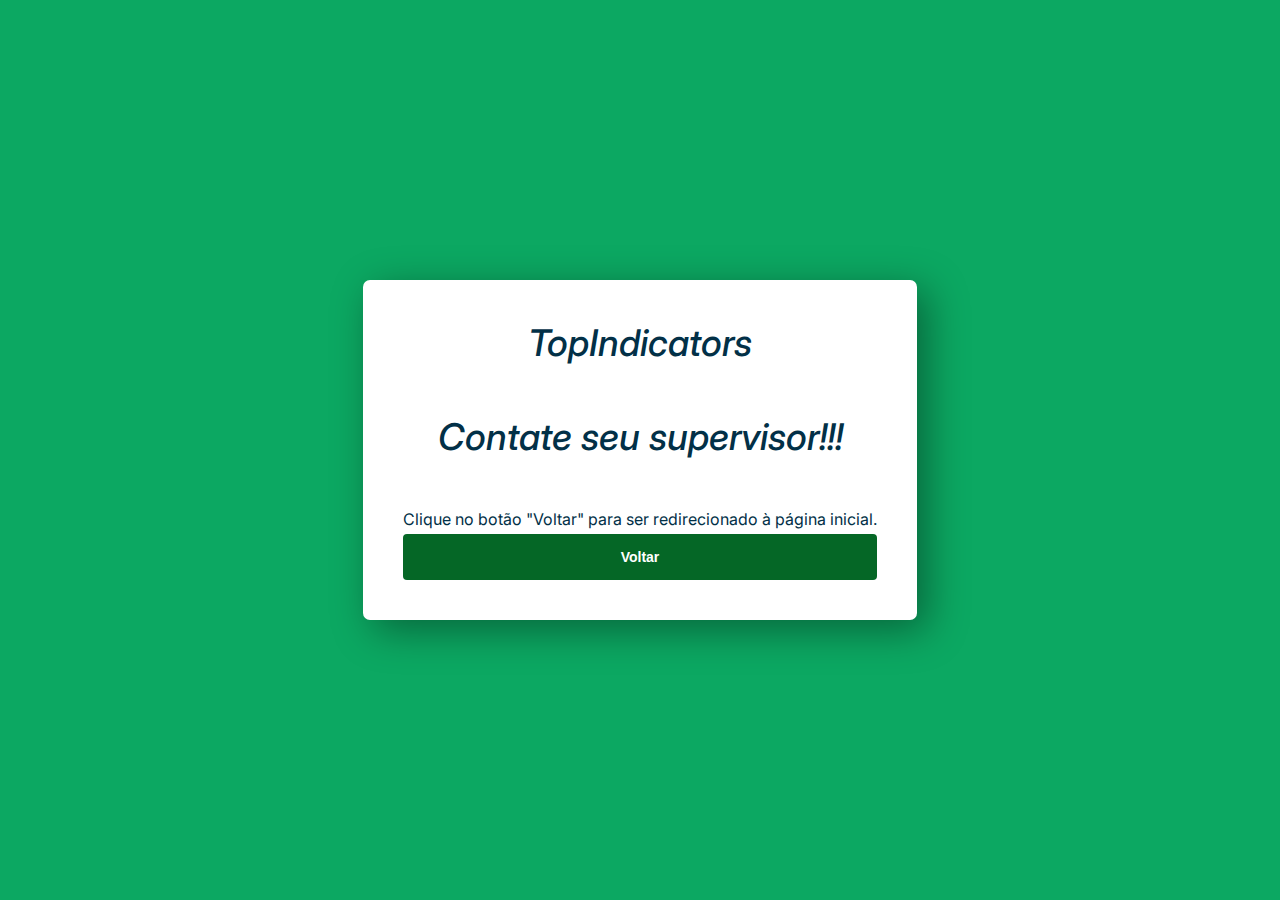
<file: frontend/esqueceu_senha.html>
<!DOCTYPE html>
<html lang="pt-BR">
<head>
    <meta charset="UTF-8">
    <meta http-equiv="X-UA-Compatible" content="IE=edge">
    <meta name="viewport" content="width=device-width, initial-scale=1.0">
    <script src="script.js"></script>
    <title>Recuperar TopIndicators</title>
    <link rel="stylesheet" href="main.css">
</head>
<body>
    <div class="page">
        <form method="POST" class="formLogin">
            <h1>TopIndicators</h1>
            <h2></h2>
            <h1>Contate seu supervisor!!!</h1>
            <body>
                <br></br>
                <element p>Clique no botão "Voltar" para ser redirecionado à página inicial.</element p>
                    
                <input type="submit" value="Voltar" id="voltar" class="btn" />

                
            
              </body>
            
        </form>
    </div>
    
</body>
</html>
</file>
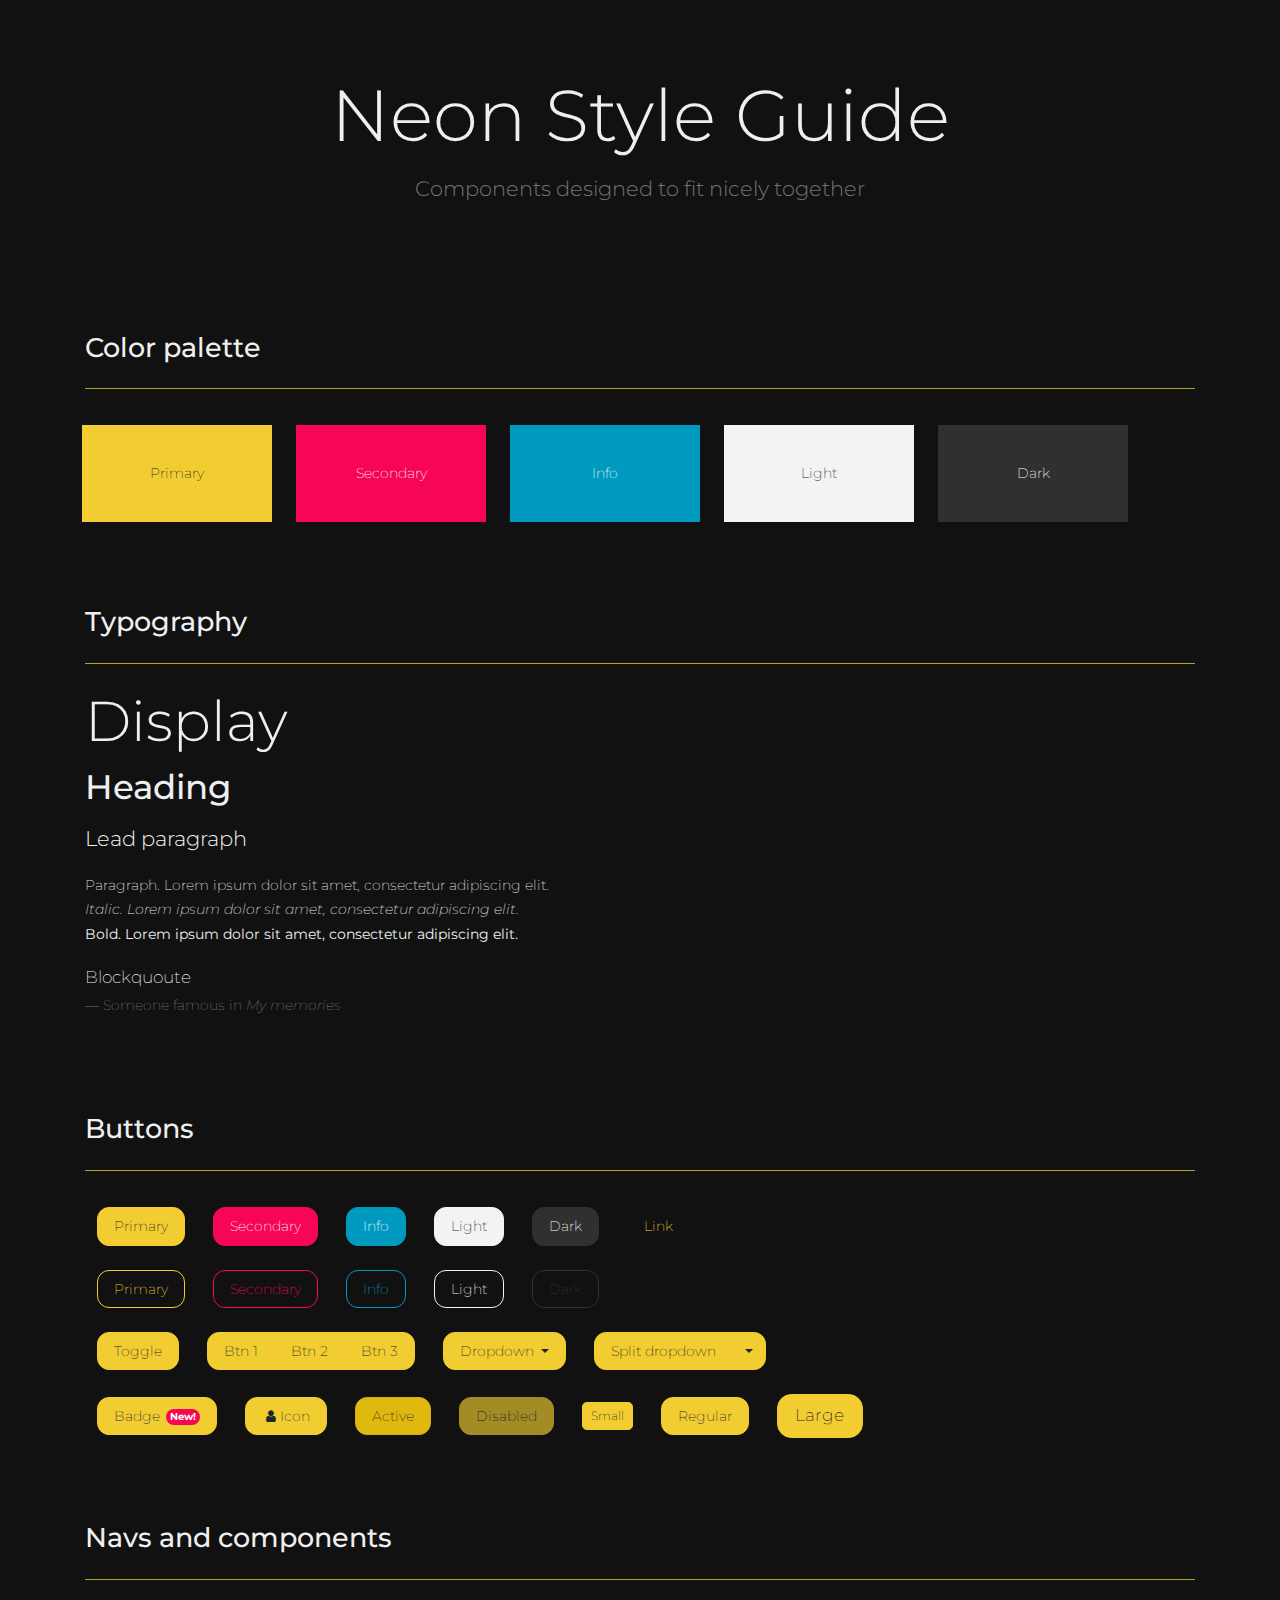
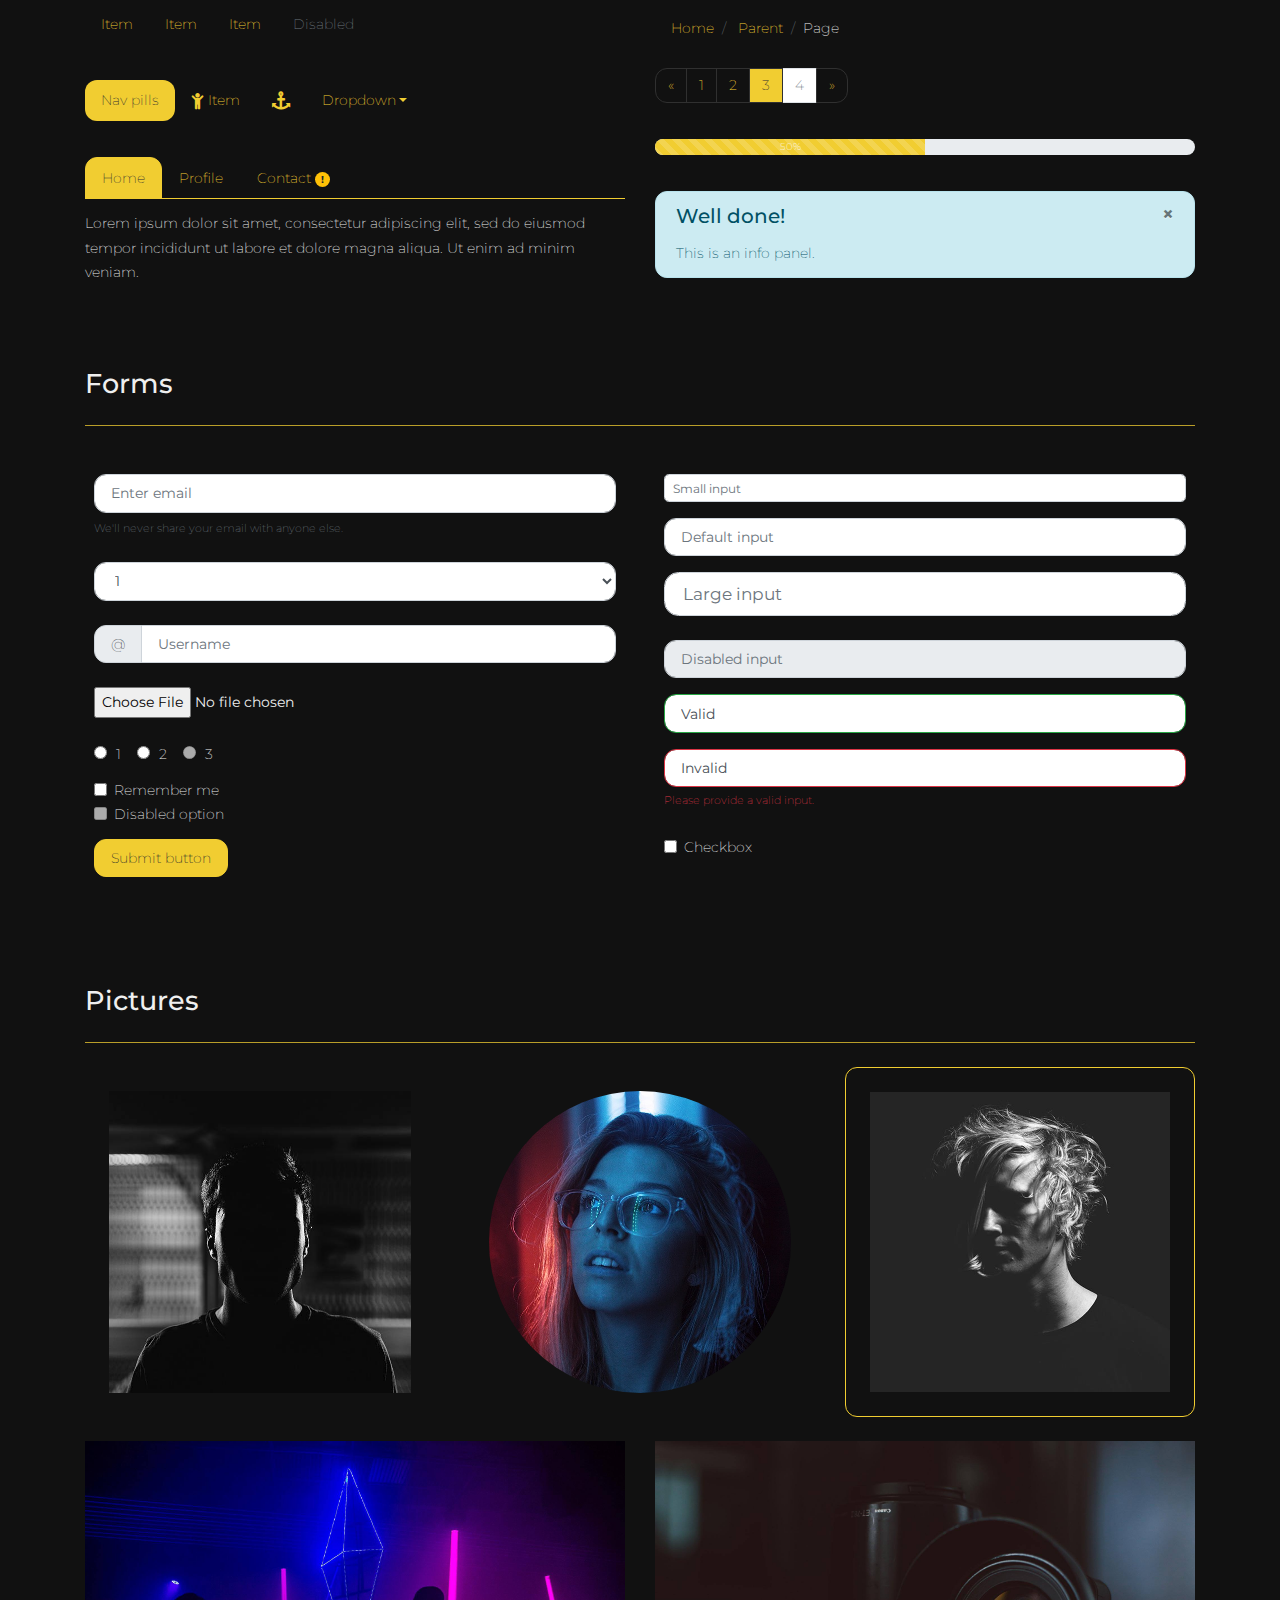
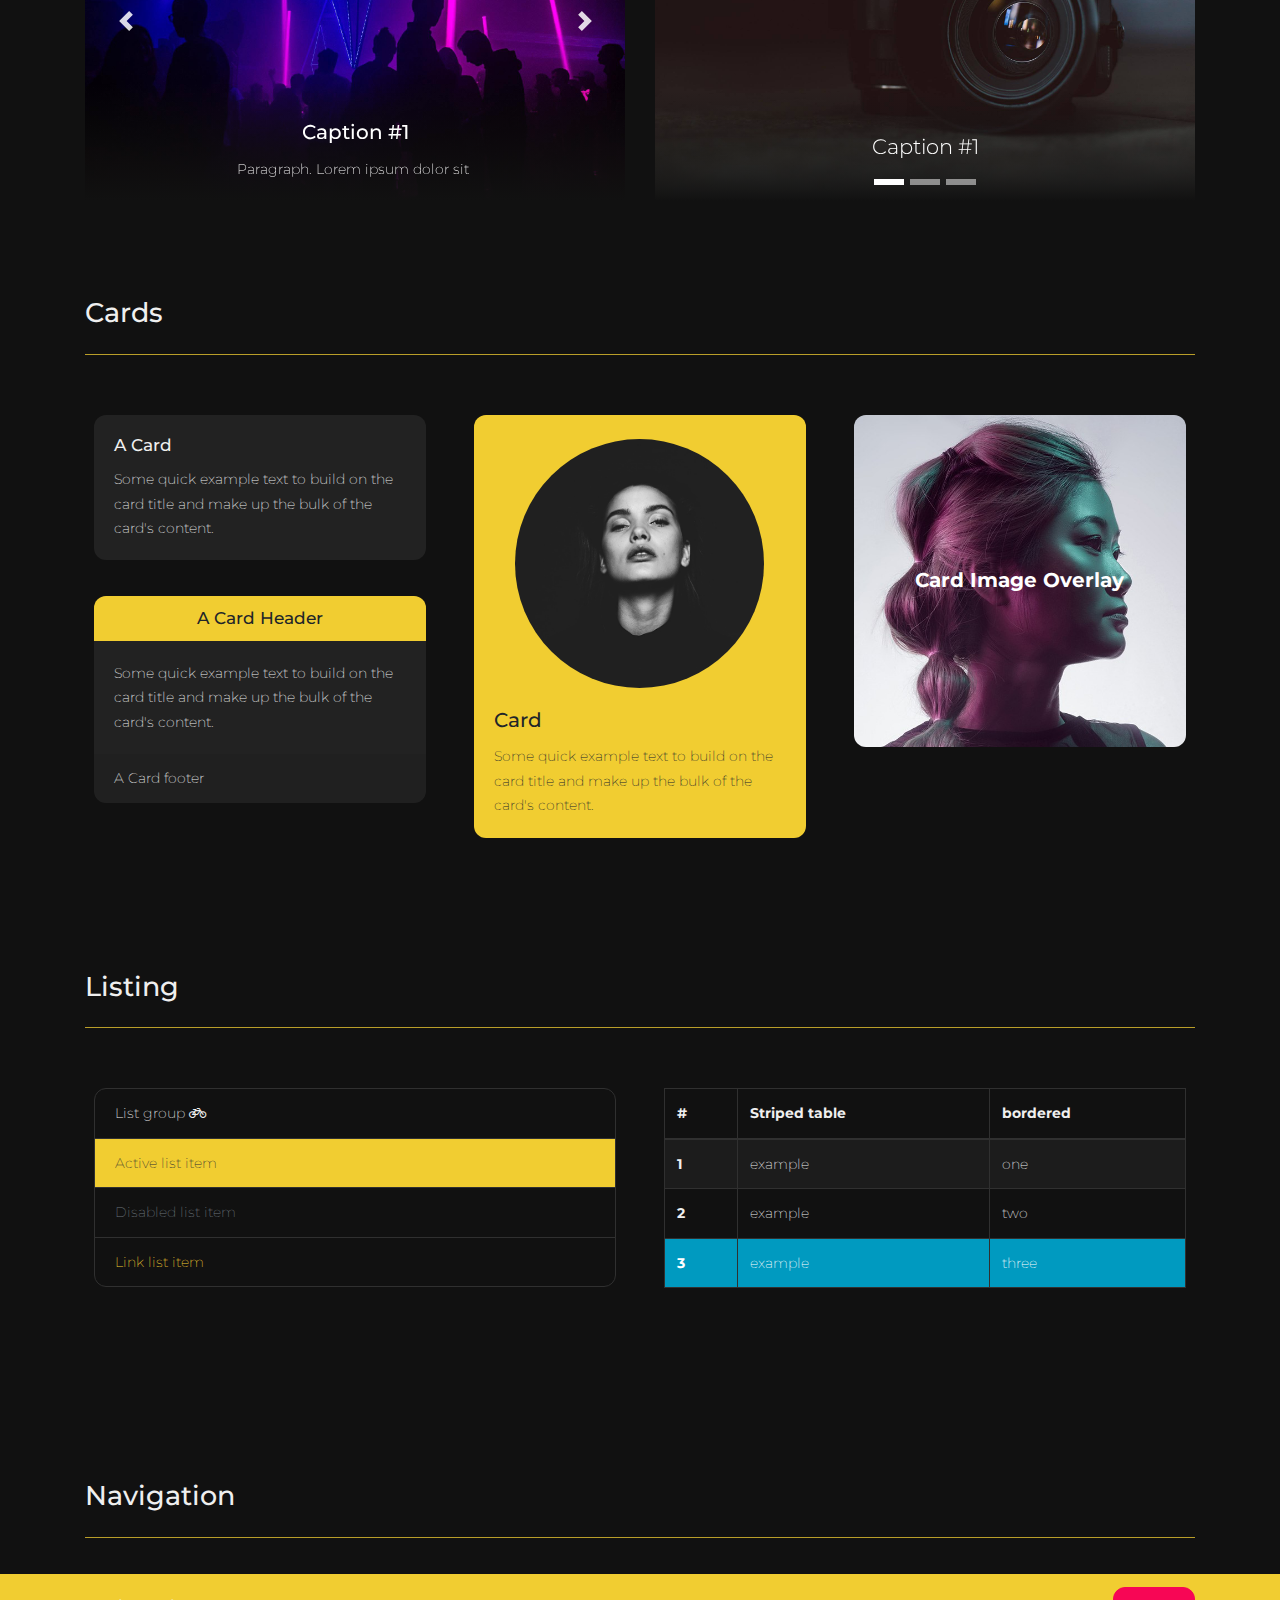
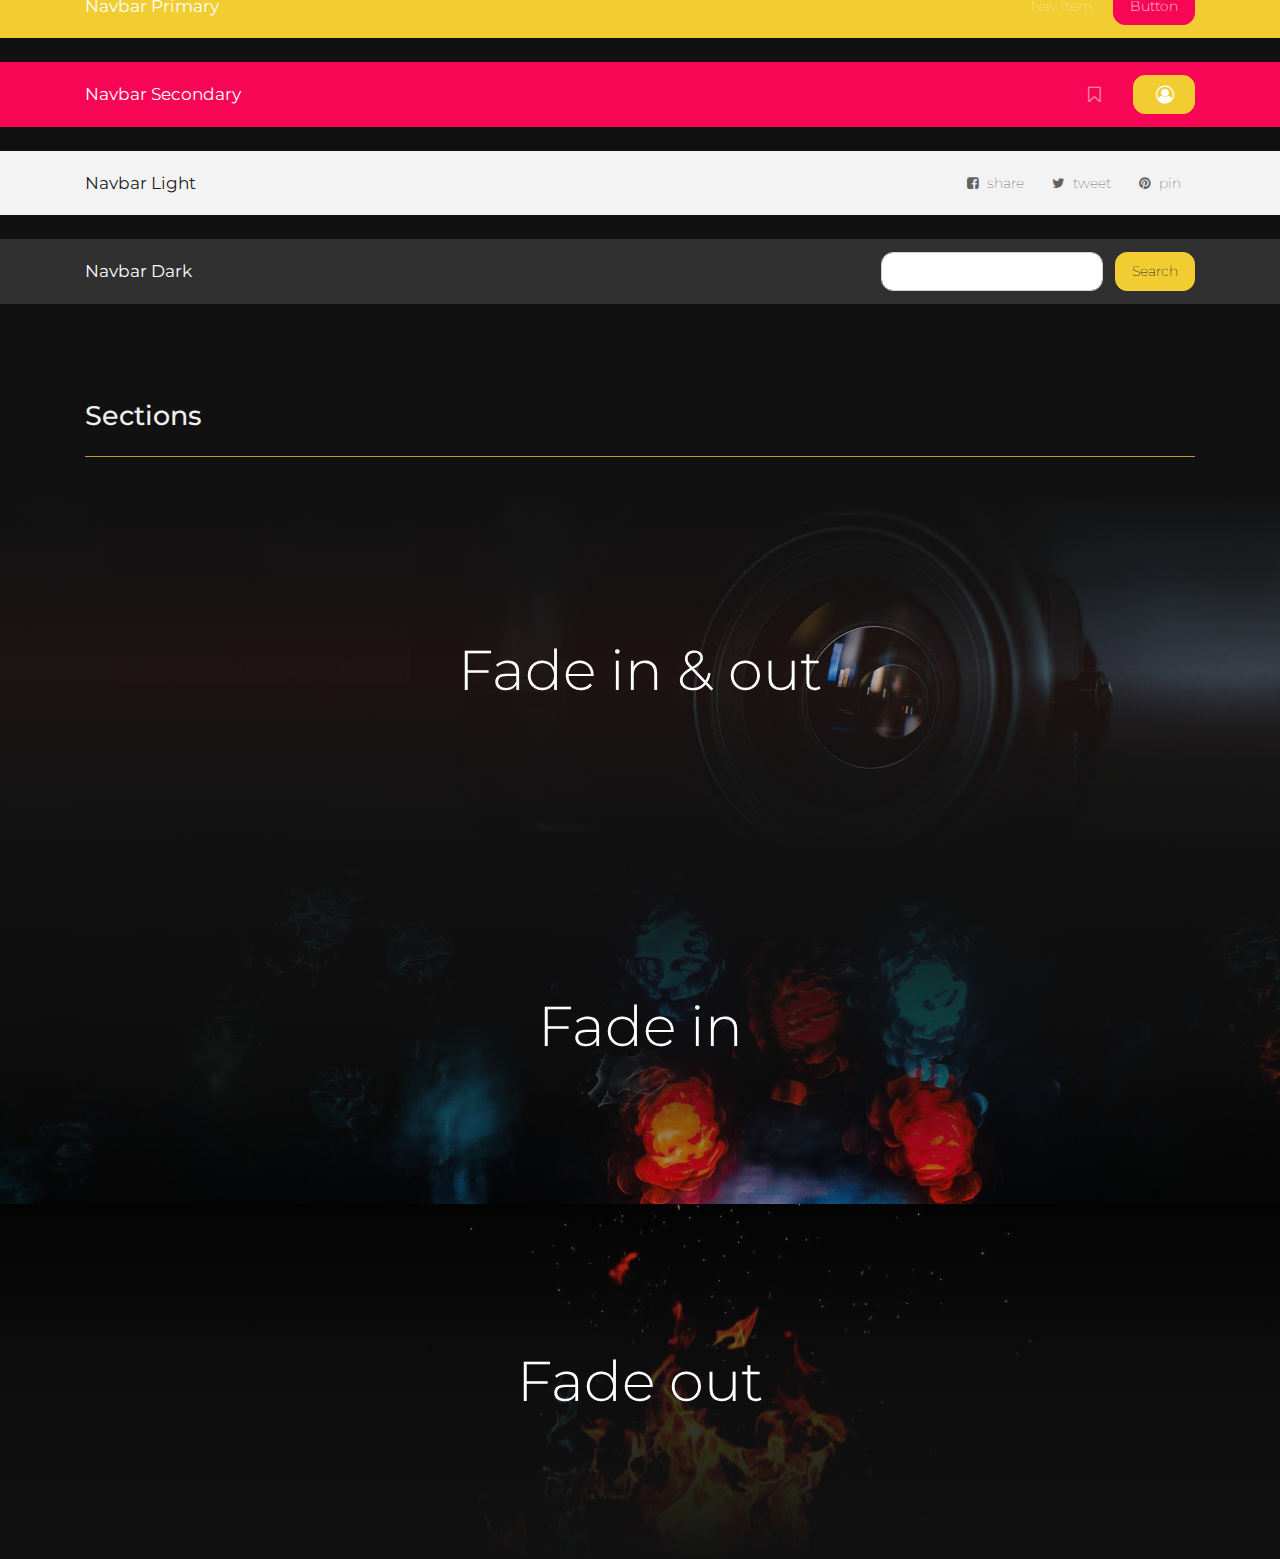
<file: Telas_TopIndicators/styleguide.html>
<!DOCTYPE html>
<html>

<head>
  <meta charset="utf-8">
  <meta name="viewport" content="width=device-width, initial-scale=1">
  <!-- PAGE settings -->
  <link rel="icon" href="https://templates.pingendo.com/assets/Pingendo_favicon.ico">
  <title>Styleguide</title>
  <meta name="author" content="Pingendo">
  <!-- CSS dependencies -->
  <link rel="stylesheet" href="https://cdnjs.cloudflare.com/ajax/libs/font-awesome/4.7.0/css/font-awesome.min.css" type="text/css">
  <link rel="stylesheet" href="neon.css" type="text/css"> </head>

<body>
  <div class="py-5 text-center">
    <div class="container">
      <div class="row">
        <div class="col-12">
          <h1 class="display-3 text-capitalize">neon style guide</h1>
          <p class="lead text-muted">Components designed to fit nicely together </p>
        </div>
      </div>
    </div>
  </div>
  <div class="py-4">
    <div class="container">
      <div class="row">
        <div class="col-12">
          <h2>Color palette</h2>
          <hr>
          <div class="row text-center">
            <div class="col-md-2 bg-primary m-2">
              <p class="m-0 p-4">Primary</p>
            </div>
            <div class="col-md-2 bg-secondary m-2">
              <p class="m-0 p-4">Secondary</p>
            </div>
            <div class="col-md-2 bg-info m-2">
              <p class="m-0 p-4">Info</p>
            </div>
            <div class="col-md-2 bg-light m-2">
              <p class="m-0 p-4">Light</p>
            </div>
            <div class="col-md-2 bg-dark m-2">
              <p class="m-0 p-4">Dark</p>
            </div>
          </div>
        </div>
      </div>
    </div>
  </div>
  <div class="py-4">
    <div class="container">
      <div class="row">
        <div class="col-12">
          <h2>Typography</h2>
          <hr>
          <h1 class="display-4"> Display </h1>
          <h1>Heading</h1>
          <p class="lead">Lead paragraph </p>
          <p>Paragraph. Lorem ipsum dolor sit amet, consectetur adipiscing elit. <br><i>Italic. Lorem ipsum dolor sit amet, consectetur adipiscing elit.</i> <br><b>Bold. Lorem ipsum dolor sit amet, consectetur adipiscing elit.</b></p>
          <div class="blockquote">
            <p class="mb-0">Blockquoute</p>
            <div class="blockquote-footer">Someone famous in <cite>My memories</cite></div>
          </div>
        </div>
      </div>
    </div>
  </div>
  <div class="py-4">
    <div class="container">
      <div class="row">
        <div class="col-12">
          <h2>Buttons</h2>
          <hr> </div>
      </div>
      <div class="row">
        <div class="col-12"> <a class="btn btn-primary m-2" href="#">Primary</a> <a class="btn btn-secondary m-2" href="#">Secondary</a> <a class="btn btn-info m-2" href="#">Info</a> <a class="btn btn-light m-2" href="#">Light</a> <a class="btn btn-dark m-2" href="#">Dark</a>          <a class="btn btn-link m-2" href="#">Link</a> </div>
      </div>
      <div class="row">
        <div class="col-12"> <a class="btn btn-outline-primary m-2" href="#">Primary</a> <a class="btn btn-outline-secondary m-2" href="#">Secondary</a> <a class="btn btn-outline-info m-2" href="#">Info</a> <a class="btn btn-outline-light m-2" href="#">Light</a> <a class="btn btn-outline-dark m-2"
            href="#">Dark</a> </div>
      </div>
      <div class="row">
        <div class="col-12"> <a class="btn btn-primary m-2" href="" aria-pressed="false" autocomplete="off" data-toggle="button">Toggle</a>
          <div class="btn-group m-2"> <a href="#" class="btn btn-primary">Btn 1</a> <a href="#" class="btn btn-primary">Btn 2</a> <a href="#" class="btn btn-primary">Btn 3</a> </div>
          <div class="btn-group m-2"> <button class="btn btn-primary dropdown-toggle" data-toggle="dropdown">Dropdown </button>
            <div class="dropdown-menu">
              <h6 class="dropdown-header">Dropdown header</h6> <a class="dropdown-item" href="#">Option 1</a> <a class="dropdown-item" href="#">Option 2</a> <a class="dropdown-item disabled" href="#">Disabled option</a>
              <div class="dropdown-divider"></div> <a class="dropdown-item" href="#">Separated link</a> </div>
          </div>
          <div class="btn-group m-2"> <button type="button" class="btn btn-primary" href="#">Split dropdown</button> <button type="button" class="btn dropdown-toggle dropdown-toggle-split btn-primary" data-toggle="dropdown" aria-expanded="false" aria-haspopup="true"></button>
            <div
              class="dropdown-menu"> <a class="dropdown-item" href="#">Action</a> <a class="dropdown-item" href="#">Another action</a> <a class="dropdown-item" href="#">Something else here</a>
              <div class="dropdown-divider"></div> <a class="dropdown-item" href="#">Separated link</a> </div>
        </div>
      </div>
    </div>
    <div class="row">
      <div class="col-12"> <a class="btn btn-primary m-2" href="">Badge<span class="badge badge-secondary ml-1">New!</span></a> <a class="btn btn-primary m-2" href="#"><i class="fa fa-user fa-fw"></i>Icon</a> <a class="btn active btn-primary m-2" href="">Active</a> <a class="btn disabled btn-primary m-2"
          href="">Disabled</a> <a class="btn btn-sm btn-primary m-2" href="">Small</a> <a class="btn btn-primary m-2" href="">Regular</a> <a class="btn btn-lg btn-primary m-2" href="">Large</a> </div>
    </div>
  </div>
  </div>
  <div class="py-4">
    <div class="container">
      <div class="row">
        <div class="col-12">
          <h2>Navs and components</h2>
          <hr> </div>
      </div>
      <div class="row">
        <div class="col-md-6">
          <ul class="nav">
            <li class="nav-item"> <a class="nav-link" href="#">Item</a> </li>
            <li class="nav-item"> <a class="nav-link" href="#">Item</a> </li>
            <li class="nav-item"> <a href="#" class="nav-link">Item</a> </li>
            <li class="nav-item"> <a class="nav-link disabled" href="#">Disabled</a> </li>
          </ul>
          <ul class="nav nav-pills my-4">
            <li class="nav-item"> <a href="#" class="nav-link active">Nav pills</a> </li>
            <li class="nav-item"> <a class="nav-link" href="#"><i class="fa fa-lg fa-child"></i> Item</a> </li>
            <li class="nav-item"> <a class="nav-link" href="#"><i class="fa fa-lg fa-anchor mt-1"></i></a> </li>
            <li class="nav-item dropdown"> <a class="nav-link dropdown-toggle" data-toggle="dropdown" href="#" role="button" aria-haspopup="true" aria-expanded="false">Dropdown</a>
              <div class="dropdown-menu"> <a class="dropdown-item" href="#">Option 1</a> <a class="dropdown-item" href="#">Option 2</a>
                <div class="dropdown-divider"></div> <a class="dropdown-item" href="#">Separated link</a> </div>
            </li>
          </ul>
          <ul class="nav nav-tabs">
            <li class="nav-item"> <a href="#home" class="nav-link active" aria-controls="home" aria-selected="true" data-toggle="tab" id="home-tab" role="tab">Home</a> </li>
            <li class="nav-item"> <a class="nav-link" href="#profile" aria-controls="profile" aria-selected="false" data-toggle="tab" id="profile-tab" role="tab">Profile</a> </li>
            <li class="nav-item"> <a href="#contact" class="nav-link" aria-controls="contact" aria-selected="false" data-toggle="tab" id="contact-tab" role="tab">Contact <span class="badge badge-pill badge-warning">!</span></a> </li>
          </ul>
          <div class="tab-content my-2" id="myTabContent">
            <div class="tab-pane fade show active" id="home" role="tabpanel" aria-labelledby="home-tab">Lorem ipsum dolor sit amet, consectetur adipiscing elit, sed do eiusmod tempor incididunt ut labore et dolore magna aliqua. Ut enim ad minim veniam.</div>
            <div class="tab-pane fade" id="profile" role="tabpanel" aria-labelledby="profile-tab">Quis nostrud exercitation ullamco laboris nisi ut aliquip ex ea commodo consequat. Duis aute irure dolor in reprehenderit in voluptate velit esse cillum dolore eu fugiat nulla pariatur.</div>
            <div class="tab-pane fade" id="contact" role="tabpanel"
              aria-labelledby="contact-tab">Excepteur sint occaecat cupidatat non proident, sunt in culpa qui officia deserunt mollit anim id est laborum. Consectetur adipiscing elit, sed do eiusmod tempor incididunt. </div>
          </div>
        </div>
        <div class="col-md-6">
          <ul class="breadcrumb">
            <li class="breadcrumb-item"> <a href="#">Home</a> </li>
            <li class="breadcrumb-item"> <a href="#">Parent</a> </li>
            <li class="breadcrumb-item active">Page</li>
          </ul>
          <ul class="pagination">
            <li class="page-item"> <a class="page-link" href="#" aria-label="Previous"> <span aria-hidden="true">«</span> <span class="sr-only">Previous</span> </a> </li>
            <li class="page-item"> <a class="page-link" href="#">1</a> </li>
            <li class="page-item"> <a class="page-link" href="#">2</a> </li>
            <li class="page-item active"> <a class="page-link" href="#">3</a> </li>
            <li class="page-item disabled"> <a class="page-link" href="#">4</a> </li>
            <li class="page-item"> <a class="page-link" href="#" aria-label="Next"> <span aria-hidden="true">»</span> <span class="sr-only">Next</span> </a> </li>
          </ul>
          <div class="progress my-4">
            <div class="progress-bar progress-bar-striped" role="progressbar" style="width: 50%" aria-valuenow="50" aria-valuemin="0" aria-valuemax="100">50%</div>
          </div>
          <div class="alert alert-info" role="alert"> <button type="button" class="close" data-dismiss="alert" aria-label="Close">×</button>
            <h4 class="alert-heading">Well done! </h4>
            <p class="mb-0">This is an info panel.</p>
          </div>
        </div>
      </div>
    </div>
  </div>
  <div class="py-4">
    <div class="container">
      <div class="row">
        <div class="col-12">
          <h2>Forms</h2>
          <hr> </div>
      </div>
      <div class="row">
        <div class="col-md-6 p-3">
          <form method="post" action="">
            <div class="form-group mb-1"> <input type="email" name="email" class="form-control" placeholder="Enter email"> </div> <small id="emailHelp" class="form-text text-muted">We'll never share your email with anyone else.</small>
            <div class="form-group my-3"><select class="form-control"><option value="1">1</option><option value="2">2</option><option value="3">3</option></select></div>
            <div class="form-group my-3">
              <div class="input-group">
                <div class="input-group-prepend"><span class="input-group-text" id="basic-addon1">@</span></div> <input type="text" class="form-control" id="inlineFormInputGroup" placeholder="Username"> </div>
            </div>
            <div class="form-group my-3"> <input type="file" class="form-control-file" id="exampleFormControlFile1"> </div>
            <div class="form-check form-check-inline"> <label class="form-check-label">
                <input class="form-check-input" type="radio" value="option1" id="inlineRadio1" name="inlineRadioOptions"> 1
              </label> </div>
            <div class="form-check form-check-inline"> <label class="form-check-label">
                <input class="form-check-input" type="radio" value="option2" id="inlineRadio2" name="inlineRadioOptions"> 2
              </label> </div>
            <div class="form-check form-check-inline disabled"> <label class="form-check-label">
                <input class="form-check-input" type="radio" name="inlineRadioOptions" id="inlineRadio3" value="option3" disabled=""> 3
              </label> </div>
            <div class="form-check mt-2"> <input class="form-check-input" type="checkbox" id="exampleCheck1" value="on"><label class="form-check-label" for="exampleCheck1">Remember me</label></div>
            <div class="form-check disabled"> <label class="form-check-label"> <input class="form-check-input" type="checkbox" value="" disabled=""> Disabled option </label> </div> <button type="submit" class="btn btn-primary my-2">Submit button</button> </form>
        </div>
        <div class="col-md-6 p-3">
          <form class="" method="post" action="">
            <div class="form-group"> <input type="email" class="form-control form-control-sm" placeholder="Small input" name="email"> </div>
            <div class="form-group"> <input type="email" class="form-control" name="email" placeholder="Default input"> </div>
            <div class="form-group"> <input type="text" class="form-control form-control-lg" placeholder="Large input"> </div>
          </form>
          <form class="my-3" method="post" action="">
            <div class="form-group"> <input type="text" class="form-control" placeholder="Disabled input" id="disabledTextInput" disabled=""> </div>
            <div class="form-group"> <input type="text" class="form-control is-valid" placeholder="First name" id="validationServer01" required="" value="Valid"> </div>
            <div class="form-group"> <input type="text" class="form-control is-invalid" placeholder="First name" id="validationServer01" required="" value="Invalid">
              <div class="invalid-feedback">Please provide a valid input.</div>
            </div>
          </form>
          <form>
            <div class="form-group">
              <div class="form-check"> <input class="form-check-input" type="checkbox" id="exampleCheck1" value="on"><label class="form-check-label" for="exampleCheck1">Checkbox</label></div>
            </div>
          </form>
        </div>
      </div>
    </div>
  </div>
  <div class="py-4">
    <div class="container">
      <div class="row">
        <div class="col-md-12">
          <h2>Pictures</h2>
          <hr> </div>
      </div>
      <div class="row text-center">
        <div class="col-md-4"> <img class="img-fluid p-3" src="assets/styleguide/people_1.jpg" alt="Card image"> </div>
        <div class="col-md-4"> <img class="img-fluid rounded-circle p-3" src="assets/styleguide/people_2.jpg" alt="Card image"> </div>
        <div class="col-md-4"> <img class="img-fluid img-thumbnail p-3" src="assets/styleguide/people_3.jpg" alt="Card image"> </div>
      </div>
      <div class="row">
        <div class="col-md-6">
          <div class="carousel slide my-3" data-ride="carousel" id="carousel-1">
            <div class="carousel-inner" role="listbox">
              <div class="carousel-item active"> <img class="d-block img-fluid" src="assets/styleguide/cover_2.jpg" data-holder-rendered="true">
                <div class="carousel-caption">
                  <h4>Caption #1</h4>
                  <p class="mb-0">Paragraph. Lorem ipsum dolor sit&nbsp;</p>
                </div>
              </div>
              <div class="carousel-item"> <img class="d-block img-fluid" src="assets/styleguide/cover_3.jpg" data-holder-rendered="true">
                <div class="carousel-caption">
                  <h4>Caption #2</h4>
                  <p class="mb-0">Paragraph. Lorem ipsum dolor sit&nbsp;</p>
                </div>
              </div>
            </div> <a class="carousel-control-prev" role="#carousel-1" data-slide="prev" href="#carousel-1"> <span class="carousel-control-prev-icon" aria-hidden="true"></span> <span class="sr-only">Previous</span> </a> <a class="carousel-control-next" role="button"
              data-slide="next" href="#carousel-1"> <span class="carousel-control-next-icon" aria-hidden="true"></span> <span class="sr-only">Next</span> </a> </div>
        </div>
        <div class="col-md-6">
          <div class="carousel slide my-3" data-ride="carousel" id="carousel-2" data-interval="5000">
            <ol class="carousel-indicators">
              <li data-target="#carousel-2" data-slide-to="0" class="active">&nbsp;</li>
              <li data-target="#carousel-2" data-slide-to="1">&nbsp;</li>
              <li data-target="#carousel-2" data-slide-to="2">&nbsp;</li>
            </ol>
            <div class="carousel-inner" role="listbox">
              <div class="carousel-item active"> <img class="d-block img-fluid" src="assets/styleguide/cover_1.jpg" data-holder-rendered="true">
                <div class="carousel-caption">
                  <p class="lead">Caption #1</p>
                </div>
              </div>
              <div class="carousel-item"> <img class="d-block img-fluid" src="assets/styleguide/cover_4.jpg" data-holder-rendered="true">
                <div class="carousel-caption">
                  <p class="lead">Caption #2</p>
                </div>
              </div>
            </div>
          </div>
        </div>
      </div>
    </div>
  </div>
  <div class="py-4">
    <div class="container">
      <div class="row">
        <div class="col-12">
          <h2>Cards</h2>
          <hr class="mb-4"> </div>
      </div>
      <div class="row">
        <div class="col-md-4 p-3">
          <div class="card">
            <div class="card-body">
              <h5>A Card</h5>
              <p class="card-text">Some quick example text to build on the card title and make up the bulk of the card's content.</p>
            </div>
          </div>
          <div class="card my-4">
            <div class="card-header bg-primary">
              <h5 class="mb-0 text-center">A Card Header</h5>
            </div>
            <div class="card-body">
              <p class="card-text">Some quick example text to build on the card title and make up the bulk of the card's content.</p>
            </div>
            <div class="card-footer">A Card footer</div>
          </div>
        </div>
        <div class="col-md-4 p-3">
          <div class="bg-primary card"> <img class="img-fluid rounded-circle w-75 mx-auto mt-3" src="assets/styleguide/people_5.jpg" alt="Card image">
            <div class="card-body">
              <h4 class="card-title">Card</h4>
              <p class="card-text">Some quick example text to build on the card title and make up the bulk of the card's content.</p>
            </div>
          </div>
        </div>
        <div class="col-md-4 p-3">
          <div class="card">
            <div class="card-img-overlay align-items-center d-flex">
              <h4 class="w-100 text-center mb-0 text-white"><b>Card Image Overlay</b></h4>
            </div> <img class="img-fluid w-100 rounded" src="assets/styleguide/people_6.jpg" alt="Card image"> </div>
        </div>
      </div>
    </div>
  </div>
  <div class="py-5">
    <div class="container">
      <div class="row">
        <div class="col-12">
          <h2>Listing</h2>
          <hr class="mb-4"> </div>
      </div>
      <div class="row">
        <div class="col-md-6 p-3">
          <ul class="list-group">
            <li class="list-group-item">List group <i class="fa fa-fw fa-bicycle"></i> </li>
            <li class="list-group-item active"> Active list item</li>
            <li class="list-group-item disabled">Disabled list item</li> <a href="#" class="list-group-item list-group-item-action">Link list item</a> </ul>
        </div>
        <div class="col-md-6 p-3">
          <table class="table table-hover table-striped table-bordered">
            <thead class="thead-inverse">
              <tr>
                <th scope="col">#</th>
                <th scope="col">Striped table</th>
                <th scope="col">bordered</th>
              </tr>
            </thead>
            <tbody>
              <tr>
                <th scope="row">1</th>
                <td>example</td>
                <td>one</td>
              </tr>
              <tr>
                <th scope="row">2</th>
                <td>example</td>
                <td>two</td>
              </tr>
              <tr class="bg-info">
                <th scope="row">3</th>
                <td>example</td>
                <td>three</td>
              </tr>
            </tbody>
          </table>
        </div>
      </div>
    </div>
  </div>
  <div class="pt-5">
    <div class="container">
      <div class="row">
        <div class="col-12">
          <h2>Navigation</h2>
          <hr class="mb-4"> </div>
      </div>
    </div>
  </div>
  <nav class="navbar navbar-expand-md navbar-dark bg-primary">
    <div class="container"> <a class="navbar-brand" href="#"><b>Navbar Primary&nbsp;</b></a> <button class="navbar-toggler navbar-toggler-right" type="button" data-toggle="collapse" data-target="#navbarPrimarySupportedContent" aria-controls="navbar2SupportedContent" aria-expanded="false"
        aria-label="Toggle navigation">
      <span class="navbar-toggler-icon"></span> </button>
      <div class="collapse navbar-collapse text-center justify-content-end" id="navbarPrimarySupportedContent">
        <ul class="navbar-nav">
          <li class="nav-item"> <a class="nav-link" href="#"> Nav item</a> </li>
        </ul> <a class="btn navbar-btn ml-2 btn-secondary" href="#"> Button</a> </div>
    </div>
  </nav>
  <nav class="navbar navbar-expand-md navbar-dark bg-secondary my-3">
    <div class="container"> <a class="navbar-brand" href="#"><b>Navbar Secondary</b></a> <button class="navbar-toggler navbar-toggler-right" type="button" data-toggle="collapse" data-target="#navbarSecondarySupportedContent" aria-controls="navbar2SupportedContent" aria-expanded="false"
        aria-label="Toggle navigation">
      <span class="navbar-toggler-icon"></span> </button>
      <div class="collapse navbar-collapse text-center justify-content-end" id="navbarSecondarySupportedContent">
        <ul class="navbar-nav">
          <li class="nav-item mx-2"> <a class="nav-link" href="#"><i class="fa d-inline fa-lg fa-bookmark-o"></i></a> </li>
        </ul> <a class="btn navbar-btn ml-2 text-white btn-primary" href="#"><i class="fa d-inline fa-lg fa-user-circle-o ml-1"></i>&nbsp;</a> </div>
    </div>
  </nav>
  <nav class="navbar navbar-expand-md my-3 navbar-light bg-light">
    <div class="container"> <a class="navbar-brand" href="#"><b>Navbar Light</b></a> <button class="navbar-toggler navbar-toggler-right" type="button" data-toggle="collapse" data-target="#navbarLightSupportedContent" aria-controls="navbar2SupportedContent" aria-expanded="false"
        aria-label="Toggle navigation">
      <span class="navbar-toggler-icon"></span> </button>
      <div class="collapse navbar-collapse text-center justify-content-end" id="navbarLightSupportedContent">
        <ul class="navbar-nav">
          <li class="nav-item mx-1"> <a class="nav-link" href="#"><i class="fa d-inline fa-facebook-square"></i>&nbsp; share</a> </li>
          <li class="nav-item mx-1"> <a class="nav-link" href="#"><i class="fa d-inline fa-twitter"></i>&nbsp; tweet</a> </li>
          <li class="nav-item mx-1"> <a class="nav-link" href="#"><i class="fa d-inline fa-pinterest"></i>&nbsp; pin</a> </li>
        </ul>
      </div>
    </div>
  </nav>
  <nav class="navbar navbar-expand-md my-3 navbar-dark bg-dark">
    <div class="container"> <a class="navbar-brand" href="#"><b>Navbar Dark</b></a> <button class="navbar-toggler navbar-toggler-right" type="button" data-toggle="collapse" data-target="#navbarDarkSupportedContent" aria-controls="navbar2SupportedContent" aria-expanded="false"
        aria-label="Toggle navigation">
      <span class="navbar-toggler-icon"></span> </button>
      <div class="collapse navbar-collapse text-center justify-content-end" id="navbarDarkSupportedContent">
        <ul class="navbar-nav"></ul>
        <form class="form-inline my-2 my-lg-0"> <input class="form-control mr-sm-2" type="text" placeholder="Search"> <button class="btn my-2 my-sm-0 btn-primary" type="submit">Search</button> </form>
      </div>
    </div>
  </nav>
  <div class="pt-5">
    <div class="container">
      <div class="row">
        <div class="col-md-12">
          <h2>Sections</h2>
          <hr class="mb-4"> </div>
      </div>
    </div>
  </div> 
  <div class="py-5 text-center section-fade-in-out" style="background-image: url(&quot;assets/styleguide/cover_1.jpg&quot;);">
    <div class="container py-5">
      <div class="row">
        <div class="col-md-12">
          <h1 class="display-4 mb-0">Fade in &amp; out</h1>
        </div>
      </div>
    </div>
  </div>
  <div class="py-5 text-center section-fade-in" style="background-image: url(&quot;assets/styleguide/cover_4.jpg&quot;);">
    <div class="container py-5">
      <div class="row">
        <div class="col-md-12">
          <h1 class="display-4 mb-0">Fade in</h1>
        </div>
      </div>
    </div>
  </div>
  <div class="py-5 text-center section-fade-out" style="background-image: url(&quot;assets/styleguide/cover_3.jpg&quot;);">
    <div class="container py-5">
      <div class="row">
        <div class="col-md-12">
          <h1 class="display-4 mb-0">Fade out</h1>
        </div>
      </div>
    </div>
  </div>
  <script src="http://code.jquery.com/jquery-3.2.1.js" integrity="sha256-DZAnKJ/6XZ9si04Hgrsxu/8s717jcIzLy3oi35EouyE=" crossorigin="anonymous"></script>
  <script src="https://cdnjs.cloudflare.com/ajax/libs/popper.js/1.12.9/umd/popper.min.js" integrity="sha384-ApNbgh9B+Y1QKtv3Rn7W3mgPxhU9K/ScQsAP7hUibX39j7fakFPskvXusvfa0b4Q" crossorigin="anonymous"></script>
  <script src="https://maxcdn.bootstrapcdn.com/bootstrap/4.0.0/js/bootstrap.min.js" integrity="sha384-JZR6Spejh4U02d8jOt6vLEHfe/JQGiRRSQQxSfFWpi1MquVdAyjUar5+76PVCmYl" crossorigin="anonymous"></script>



  <script src="https://code.jquery.com/jquery-3.3.1.min.js"></script>
  <script src="https://cdnjs.cloudflare.com/ajax/libs/popper.js/1.14.3/umd/popper.min.js" integrity="sha384-ZMP7rVo3mIykV+2+9J3UJ46jBk0WLaUAdn689aCwoqbBJiSnjAK/l8WvCWPIPm49" crossorigin="anonymous"></script>
  <script src="https://stackpath.bootstrapcdn.com/bootstrap/4.1.3/js/bootstrap.min.js" integrity="sha384-ChfqqxuZUCnJSK3+MXmPNIyE6ZbWh2IMqE241rYiqJxyMiZ6OW/JmZQ5stwEULTy" crossorigin="anonymous"></script>
</body>

</html>
</file>
<file: frontend/main.css>
@import url('https://fonts.googleapis.com/css2?family=Inter:wght@100;200;300;400;500;600;700;800;900&display=swap');

body {
    font-family: 'Inter', sans-serif;
    margin: 0;
    padding: 0;
    color: #023047
}

.page {
    display: flex;
    flex-direction: column;
    align-items: center;
    align-content: center;
    justify-content: center;
    width: 100%;
    height: 100vh;
    background-color: #0ca862;
}
h1 {
    display: flex;
    align-items: center;
    align-content: center;
    justify-content: center;
    font-weight: bold;
    font-style: oblique;
}

a.btn {
    font-size: 40px; /* Aumenta o tamanho da fonte */
    text-decoration: none; /* Remove o sublinhado */
    color: white; /* Define a cor como branco */
  }

#voltar p {
  
    display: flex;
    align-items: center;
    align-content: center;
    justify-content: center;
    font-weight: bold;
}

h2 {
    display: flex;
    align-items: normal;
    align-content: normal;
    justify-content: center;
    font-weight: bold;

}

.formLogin {
    display: flex;
    flex-direction: column;
    background-color: #fff;
    border-radius: 7px;
    padding: 40px;
    box-shadow: 10px 10px 40px rgba(0, 0, 0, 0.4);
    gap: 5px
}

.areaLogin img {
    width: 420px;
}

.formLogin h1 {
    padding: 0;
    margin: 0;
    font-weight: 500;
    font-size: 2.3em;
}

.formLogin p {
    display: inline-block;
    font-size: 14px;
    color: #666;
    margin-bottom: 25px;
}

.formLogin input {
    padding: 15px;
    font-size: 14px;
    border: 1px solid #ccc;
    margin-bottom: 20px;
    margin-top: 5px;
    border-radius: 4px;
    transition: all linear 160ms;
    outline: none;
}


.formLogin input:focus {
    border: 1px solid #00ee08;
}

.formLogin label {
    font-size: 14px;
    font-weight: 600;
}

.formLogin a {
    display: inline-block;
    margin-bottom: 20px;
    font-size: 13px;
    color: #555;
    transition: all linear 160ms;
}

.formLogin a:hover {
    color: #035605;
}

.btn {
    background-color: #056726;
    color: #fff;
    font-size: 14px;
    font-weight: 600;
    border: none !important;
    transition: all linear 160ms;
    cursor: pointer;
    margin: 0 !important;

}

.btn:hover {
    transform: scale(1.05);
    background-color: #0c8353;

}
</file>
